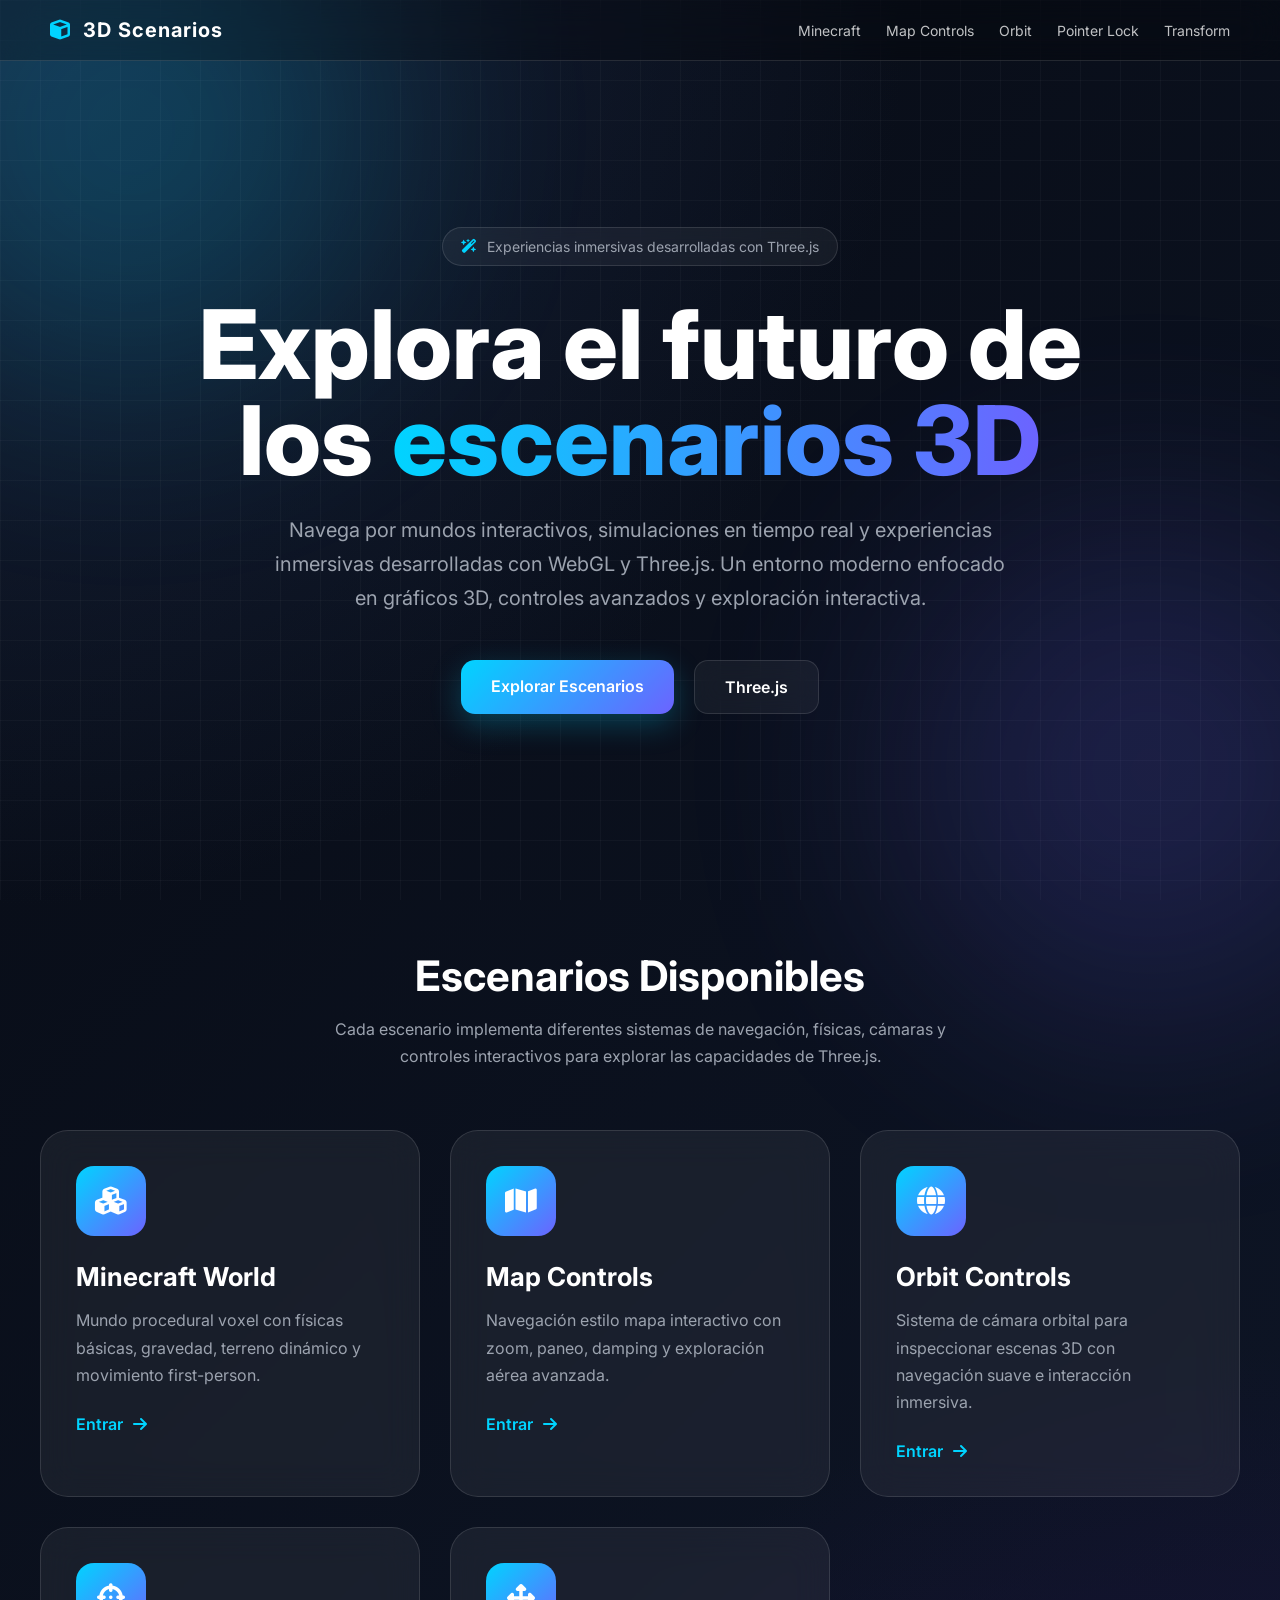
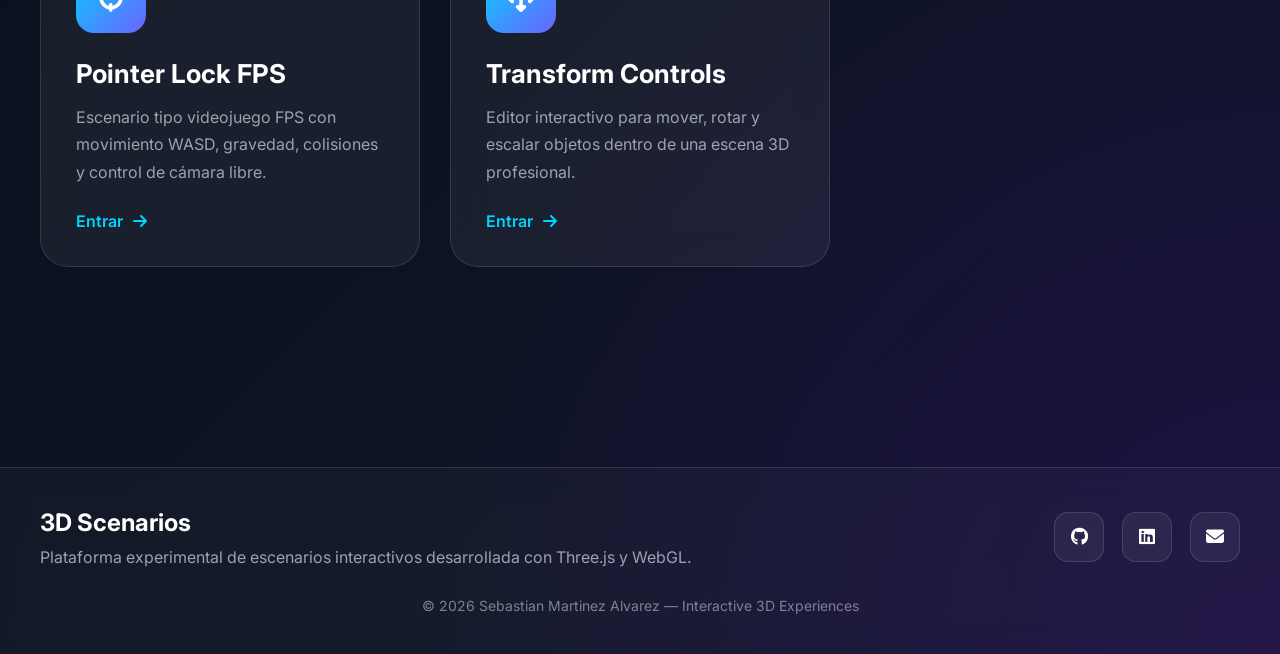
<file: index.html>
<!DOCTYPE html>
<html lang="es">
<head>

    <meta charset="UTF-8" />
    <meta name="viewport" content="width=device-width, initial-scale=1.0"/>

    <title>3D Scenarios</title>

    <!-- Fuente -->
    <link rel="preconnect" href="https://fonts.googleapis.com">
    <link rel="preconnect" href="https://fonts.gstatic.com" crossorigin>

    <link href="https://fonts.googleapis.com/css2?family=Inter:wght@300;400;500;600;700;800&display=swap" rel="stylesheet">

    <!-- Iconos -->
    <link
        rel="stylesheet"
        href="https://cdnjs.cloudflare.com/ajax/libs/font-awesome/6.5.2/css/all.min.css"
    />

    <!-- CSS -->
    <link rel="stylesheet" href="./assets/css/styles.css">

    <!-- Favicon -->
    <link rel="shortcut icon" href="./assets/img/favicon.png" type="image/x-icon">

</head>

<body>

    <!-- Fondo decorativo -->

    <div class="bg-grid"></div>

    <div class="glow one"></div>
    <div class="glow two"></div>

    <!-- NAVBAR -->

    <nav class="navbar">

        <div class="logo">
            <i class="fa-solid fa-cube"></i>
            <span>3D Scenarios</span>
        </div>

        <div class="menu">
            <a href="./scenarios/minecraft.html">Minecraft</a>
            <a href="./scenarios/map.html">Map Controls</a>
            <a href="./scenarios/orbit.html">Orbit</a>
            <a href="./scenarios/pointerlock.html">Pointer Lock</a>
            <a href="./scenarios/transform.html">Transform</a>
        </div>

    </nav>

    <!-- HERO -->

    <section class="hero">

        <div class="hero-content">

            <div class="badge">
                <i class="fa-solid fa-wand-magic-sparkles"></i>
                Experiencias inmersivas desarrolladas con Three.js
            </div>

            <h1>
                Explora el futuro de los
                <span class="gradient-text">escenarios 3D</span>
            </h1>

            <p>
                Navega por mundos interactivos, simulaciones en tiempo real y
                experiencias inmersivas desarrolladas con WebGL y Three.js.
                Un entorno moderno enfocado en gráficos 3D, controles avanzados
                y exploración interactiva.
            </p>

            <div class="hero-buttons">

                <a href="#scenarios" class="btn btn-primary">
                    Explorar Escenarios
                </a>

                <a href="https://threejs.org/" target="_blank" class="btn btn-secondary">
                    Three.js
                </a>

            </div>

        </div>

    </section>

    <!-- ESCENARIOS -->

    <section class="section" id="scenarios">

        <div class="section-title">

            <h2>Escenarios Disponibles</h2>

            <p>
                Cada escenario implementa diferentes sistemas de navegación,
                físicas, cámaras y controles interactivos para explorar las
                capacidades de Three.js.
            </p>

        </div>

        <div class="cards">

            <!-- Minecraft -->

            <div class="card">

                <div class="card-icon">
                    <i class="fa-solid fa-cubes"></i>
                </div>

                <h3>Minecraft World</h3>

                <p>
                    Mundo procedural voxel con físicas básicas, gravedad,
                    terreno dinámico y movimiento first-person.
                </p>

                <a href="./scenarios/minecraft.html">
                    Entrar
                    <i class="fa-solid fa-arrow-right"></i>
                </a>

            </div>

            <!-- Map -->

            <div class="card">

                <div class="card-icon">
                    <i class="fa-solid fa-map"></i>
                </div>

                <h3>Map Controls</h3>

                <p>
                    Navegación estilo mapa interactivo con zoom, paneo,
                    damping y exploración aérea avanzada.
                </p>

                <a href="./scenarios/map.html">
                    Entrar
                    <i class="fa-solid fa-arrow-right"></i>
                </a>

            </div>

            <!-- Orbit -->

            <div class="card">

                <div class="card-icon">
                    <i class="fa-solid fa-globe"></i>
                </div>

                <h3>Orbit Controls</h3>

                <p>
                    Sistema de cámara orbital para inspeccionar escenas 3D
                    con navegación suave e interacción inmersiva.
                </p>

                <a href="./scenarios/orbit.html">
                    Entrar
                    <i class="fa-solid fa-arrow-right"></i>
                </a>

            </div>

            <!-- Pointer Lock -->

            <div class="card">

                <div class="card-icon">
                    <i class="fa-solid fa-crosshairs"></i>
                </div>

                <h3>Pointer Lock FPS</h3>

                <p>
                    Escenario tipo videojuego FPS con movimiento WASD,
                    gravedad, colisiones y control de cámara libre.
                </p>

                <a href="./scenarios/pointerlock.html">
                    Entrar
                    <i class="fa-solid fa-arrow-right"></i>
                </a>

            </div>

            <!-- Transform -->

            <div class="card">

                <div class="card-icon">
                    <i class="fa-solid fa-up-down-left-right"></i>
                </div>

                <h3>Transform Controls</h3>

                <p>
                    Editor interactivo para mover, rotar y escalar objetos
                    dentro de una escena 3D profesional.
                </p>

                <a href="./scenarios/transform.html">
                    Entrar
                    <i class="fa-solid fa-arrow-right"></i>
                </a>

            </div>

        </div>

    </section>

    <!-- FOOTER -->

    <footer>

        <div class="footer-content">

            <div class="footer-left">

                <h3>3D Scenarios</h3>

                <p>
                    Plataforma experimental de escenarios interactivos
                    desarrollada con Three.js y WebGL.
                </p>

            </div>

            <div class="footer-right">

                <a href="https://github.com/" target="_blank">
                    <i class="fa-brands fa-github"></i>
                </a>

                <a href="https://linkedin.com/" target="_blank">
                    <i class="fa-brands fa-linkedin"></i>
                </a>

                <a href="mailto:correo@ejemplo.com">
                    <i class="fa-solid fa-envelope"></i>
                </a>

            </div>

        </div>

        <div class="copyright">
            © 2026 Sebastian Martinez Alvarez — Interactive 3D Experiences
        </div>

    </footer>

</body>
</html>
</file>
<file: assets/css/styles.css>
/* =========================
   RESET
========================= */

*{
    margin:0;
    padding:0;
    box-sizing:border-box;
}

/* =========================
   VARIABLES
========================= */

:root{

    --bg:#070b14;
    --bg2:#0f1729;

    --primary:#00d4ff;
    --primary2:#6c63ff;

    --text:#ffffff;
    --muted:#9ca3af;

    --glass:rgba(255,255,255,0.06);
    --border:rgba(255,255,255,0.12);

    --shadow:0 20px 50px rgba(0,0,0,0.35);

}

/* =========================
   BODY
========================= */

body{

    font-family:'Inter',sans-serif;

    background:
        radial-gradient(circle at top left,#18253f 0%,transparent 35%),
        radial-gradient(circle at bottom right,#1d1144 0%,transparent 35%),
        linear-gradient(135deg,var(--bg),var(--bg2));

    color:var(--text);

    overflow-x:hidden;
    min-height:100vh;

}

/* =========================
   FONDO GRID
========================= */

.bg-grid{

    position:fixed;
    inset:0;

    background-image:
        linear-gradient(rgba(255,255,255,0.03) 1px, transparent 1px),
        linear-gradient(90deg, rgba(255,255,255,0.03) 1px, transparent 1px);

    background-size:40px 40px;

    z-index:-2;

}

/* =========================
   GLOW EFFECTS
========================= */

.glow{

    position:fixed;

    width:500px;
    height:500px;

    border-radius:50%;

    filter:blur(120px);

    opacity:0.18;

    z-index:-1;

    animation:float 8s ease-in-out infinite alternate;

}

.glow.one{

    background:#00d4ff;

    top:-120px;
    left:-120px;

}

.glow.two{

    background:#6c63ff;

    bottom:-120px;
    right:-120px;

    animation-delay:2s;

}

@keyframes float{

    from{
        transform:translateY(0px) translateX(0px);
    }

    to{
        transform:translateY(40px) translateX(20px);
    }

}

/* =========================
   NAVBAR
========================= */

.navbar{

    position:fixed;

    top:0;
    left:0;
    right:0;

    z-index:1000;

    display:flex;
    justify-content:space-between;
    align-items:center;

    padding:18px 50px;

    backdrop-filter:blur(18px);

    background:rgba(0,0,0,0.25);

    border-bottom:1px solid var(--border);

}

/* =========================
   LOGO
========================= */

.logo{

    display:flex;
    align-items:center;
    gap:12px;

    font-size:20px;
    font-weight:700;

    letter-spacing:1px;

}

.logo i{

    color:var(--primary);

}

/* =========================
   MENU
========================= */

.menu{

    display:flex;
    gap:25px;

}

.menu a{

    color:rgba(255,255,255,0.75);

    text-decoration:none;

    font-size:14px;

    transition:0.3s;

    position:relative;

}

.menu a:hover{

    color:white;

}

.menu a::after{

    content:'';

    position:absolute;

    bottom:-6px;
    left:0;

    width:0%;
    height:2px;

    background:var(--primary);

    transition:0.3s;

}

.menu a:hover::after{

    width:100%;

}

/* =========================
   HERO
========================= */

.hero{

    min-height:100vh;

    display:flex;
    justify-content:center;
    align-items:center;

    text-align:center;

    padding:140px 30px 100px;

}

.hero-content{

    max-width:950px;

}

/* =========================
   BADGE
========================= */

.badge{

    display:inline-flex;
    align-items:center;
    gap:10px;

    padding:10px 18px;

    margin-bottom:30px;

    border:1px solid var(--border);

    border-radius:999px;

    background:rgba(255,255,255,0.05);

    font-size:14px;

    color:var(--muted);

    backdrop-filter:blur(12px);

}

.badge i{

    color:var(--primary);

}

/* =========================
   TITULO
========================= */

.hero h1{

    font-size:clamp(3rem,8vw,6rem);

    line-height:1;

    margin-bottom:25px;

    font-weight:800;

}

.gradient-text{

    background:linear-gradient(
        90deg,
        #00d4ff,
        #6c63ff
    );

    -webkit-background-clip:text;
    -webkit-text-fill-color:transparent;

}

/* =========================
   HERO TEXT
========================= */

.hero p{

    font-size:20px;

    color:var(--muted);

    line-height:1.7;

    max-width:750px;

    margin:auto;

}

/* =========================
   BOTONES
========================= */

.hero-buttons{

    margin-top:45px;

    display:flex;
    justify-content:center;
    gap:20px;

    flex-wrap:wrap;

}

.btn{

    padding:16px 30px;

    border-radius:14px;

    text-decoration:none;

    font-weight:600;

    transition:0.3s ease;

}

.btn-primary{

    background:linear-gradient(
        135deg,
        var(--primary),
        var(--primary2)
    );

    color:white;

    box-shadow:0 10px 30px rgba(0,212,255,0.25);

}

.btn-primary:hover{

    transform:translateY(-4px);

}

.btn-secondary{

    border:1px solid var(--border);

    background:rgba(255,255,255,0.05);

    color:white;

    backdrop-filter:blur(12px);

}

.btn-secondary:hover{

    background:rgba(255,255,255,0.09);

    transform:translateY(-4px);

}

/* =========================
   SECTION
========================= */

.section{

    padding:50px 40px 120px;

}

.section-title{

    text-align:center;

    margin-bottom:60px;

}

.section-title h2{

    font-size:42px;

    margin-bottom:15px;

}

.section-title p{

    color:var(--muted);

    max-width:650px;

    margin:auto;

    line-height:1.7;

}

/* =========================
   CARDS
========================= */

.cards{

    display:grid;

    grid-template-columns:
        repeat(auto-fit,minmax(280px,1fr));

    gap:30px;

    max-width:1400px;

    margin:auto;

}

.card{

    position:relative;

    overflow:hidden;

    padding:35px;

    border-radius:28px;

    background:rgba(255,255,255,0.06);

    border:1px solid var(--border);

    backdrop-filter:blur(18px);

    transition:0.4s ease;

}

.card:hover{

    transform:translateY(-12px);

    border-color:rgba(0,212,255,0.4);

    box-shadow:var(--shadow);

}

.card::before{

    content:'';

    position:absolute;

    inset:0;

    background:linear-gradient(
        135deg,
        rgba(0,212,255,0.12),
        transparent 50%
    );

    opacity:0;

    transition:0.4s;

}

.card:hover::before{

    opacity:1;

}

/* =========================
   CARD ICON
========================= */

.card-icon{

    width:70px;
    height:70px;

    border-radius:18px;

    display:flex;
    justify-content:center;
    align-items:center;

    background:linear-gradient(
        135deg,
        var(--primary),
        var(--primary2)
    );

    font-size:28px;

    margin-bottom:25px;

}

/* =========================
   CARD TEXT
========================= */

.card h3{

    font-size:26px;

    margin-bottom:15px;

}

.card p{

    color:var(--muted);

    line-height:1.7;

    margin-bottom:25px;

}

.card a{

    display:inline-flex;
    align-items:center;
    gap:10px;

    text-decoration:none;

    color:var(--primary);

    font-weight:600;

}

/* =========================
   FOOTER
========================= */

footer{

    margin-top:80px;

    border-top:1px solid var(--border);

    background:rgba(255,255,255,0.03);

    backdrop-filter:blur(16px);

    padding:40px;

}

.footer-content{

    max-width:1400px;

    margin:auto;

    display:flex;
    justify-content:space-between;
    align-items:center;

    gap:30px;

    flex-wrap:wrap;

}

/* =========================
   FOOTER LEFT
========================= */

.footer-left h3{

    margin-bottom:10px;

    font-size:24px;

}

.footer-left p{

    color:var(--muted);

}

/* =========================
   FOOTER RIGHT
========================= */

.footer-right{

    display:flex;

    gap:18px;

}

.footer-right a{

    width:50px;
    height:50px;

    border-radius:14px;

    display:flex;
    justify-content:center;
    align-items:center;

    text-decoration:none;

    color:white;

    font-size:18px;

    background:rgba(255,255,255,0.06);

    border:1px solid var(--border);

    transition:0.3s;

}

.footer-right a:hover{

    transform:translateY(-5px);

    background:linear-gradient(
        135deg,
        var(--primary),
        var(--primary2)
    );

}

/* =========================
   COPYRIGHT
========================= */

.copyright{

    margin-top:30px;

    text-align:center;

    color:rgba(255,255,255,0.45);

    font-size:14px;

}

/* =========================
   RESPONSIVE
========================= */

@media(max-width:900px){

    .navbar{

        padding:18px 20px;

        flex-direction:column;

        gap:15px;

    }

    .menu{

        flex-wrap:wrap;

        justify-content:center;

    }

    .hero{

        padding-top:180px;

    }

    .hero p{

        font-size:17px;

    }

    .section{

        padding:30px 20px 100px;

    }

}
</file>
